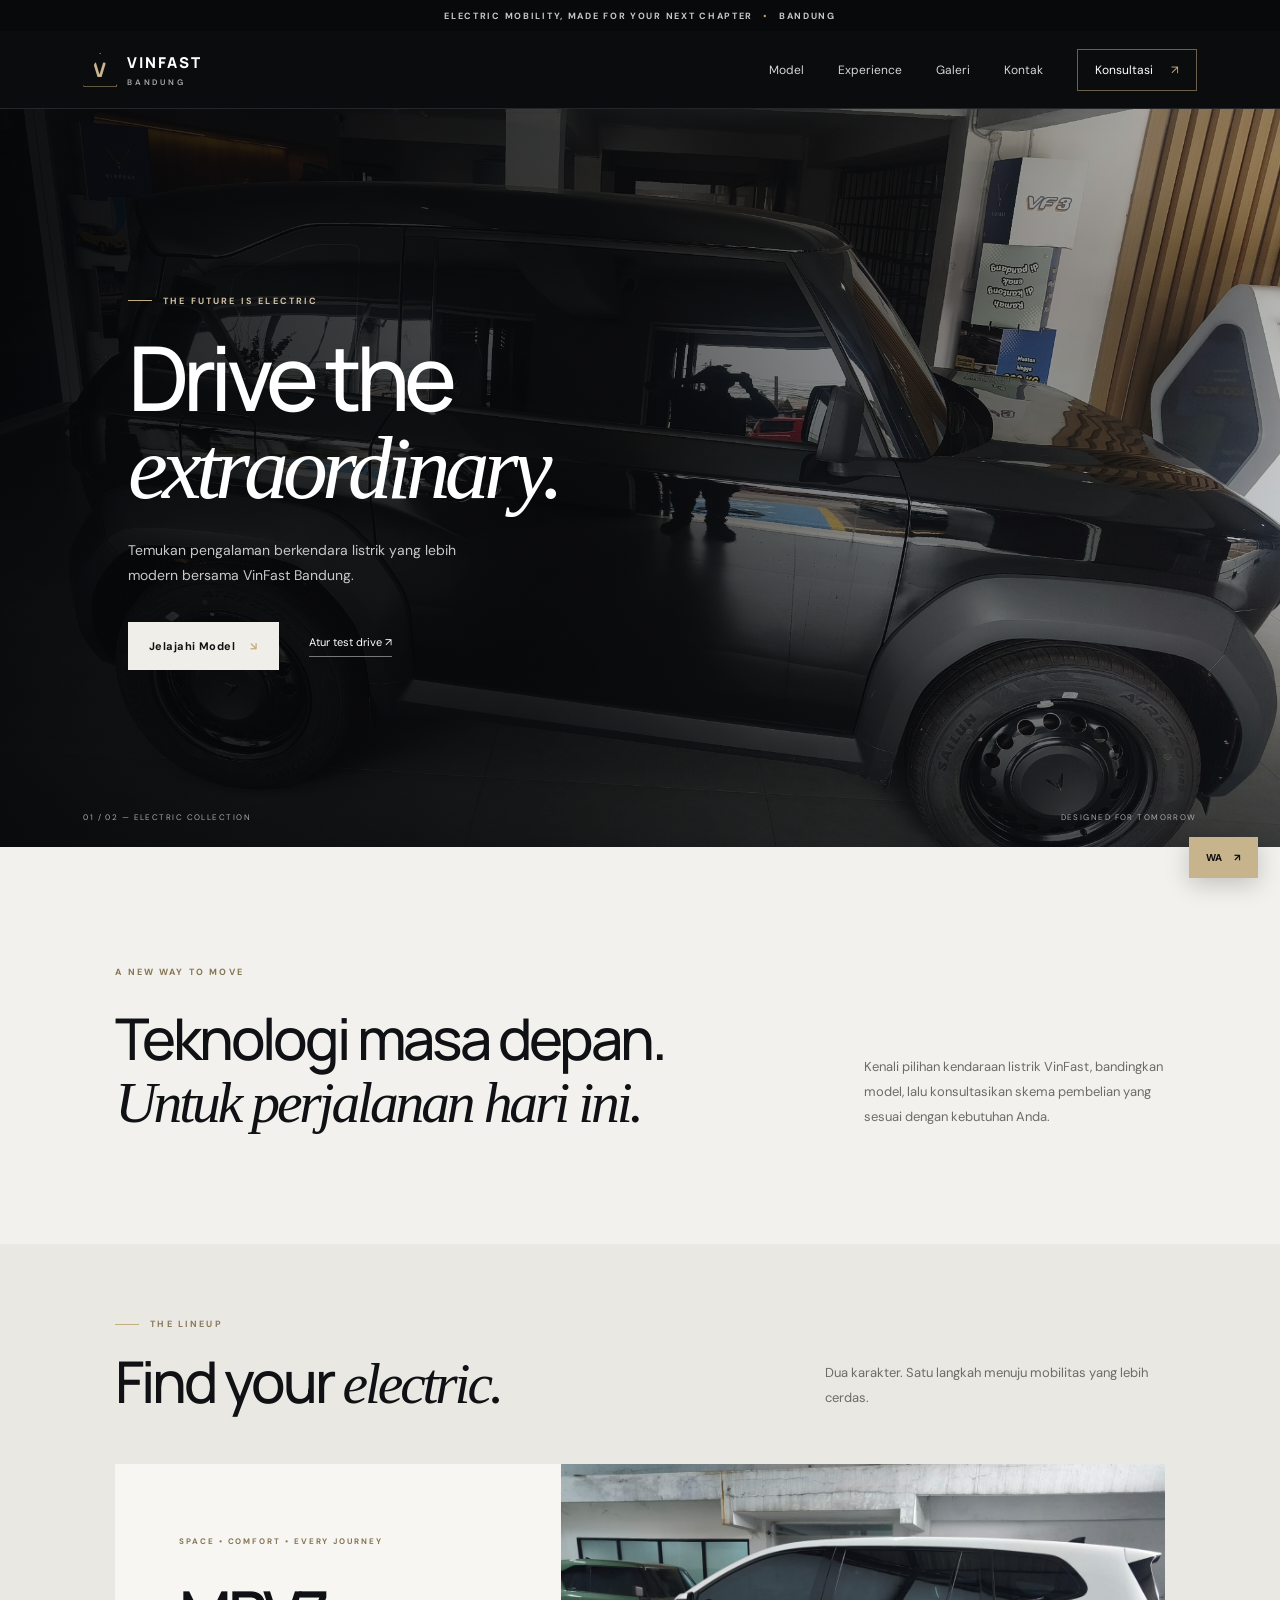
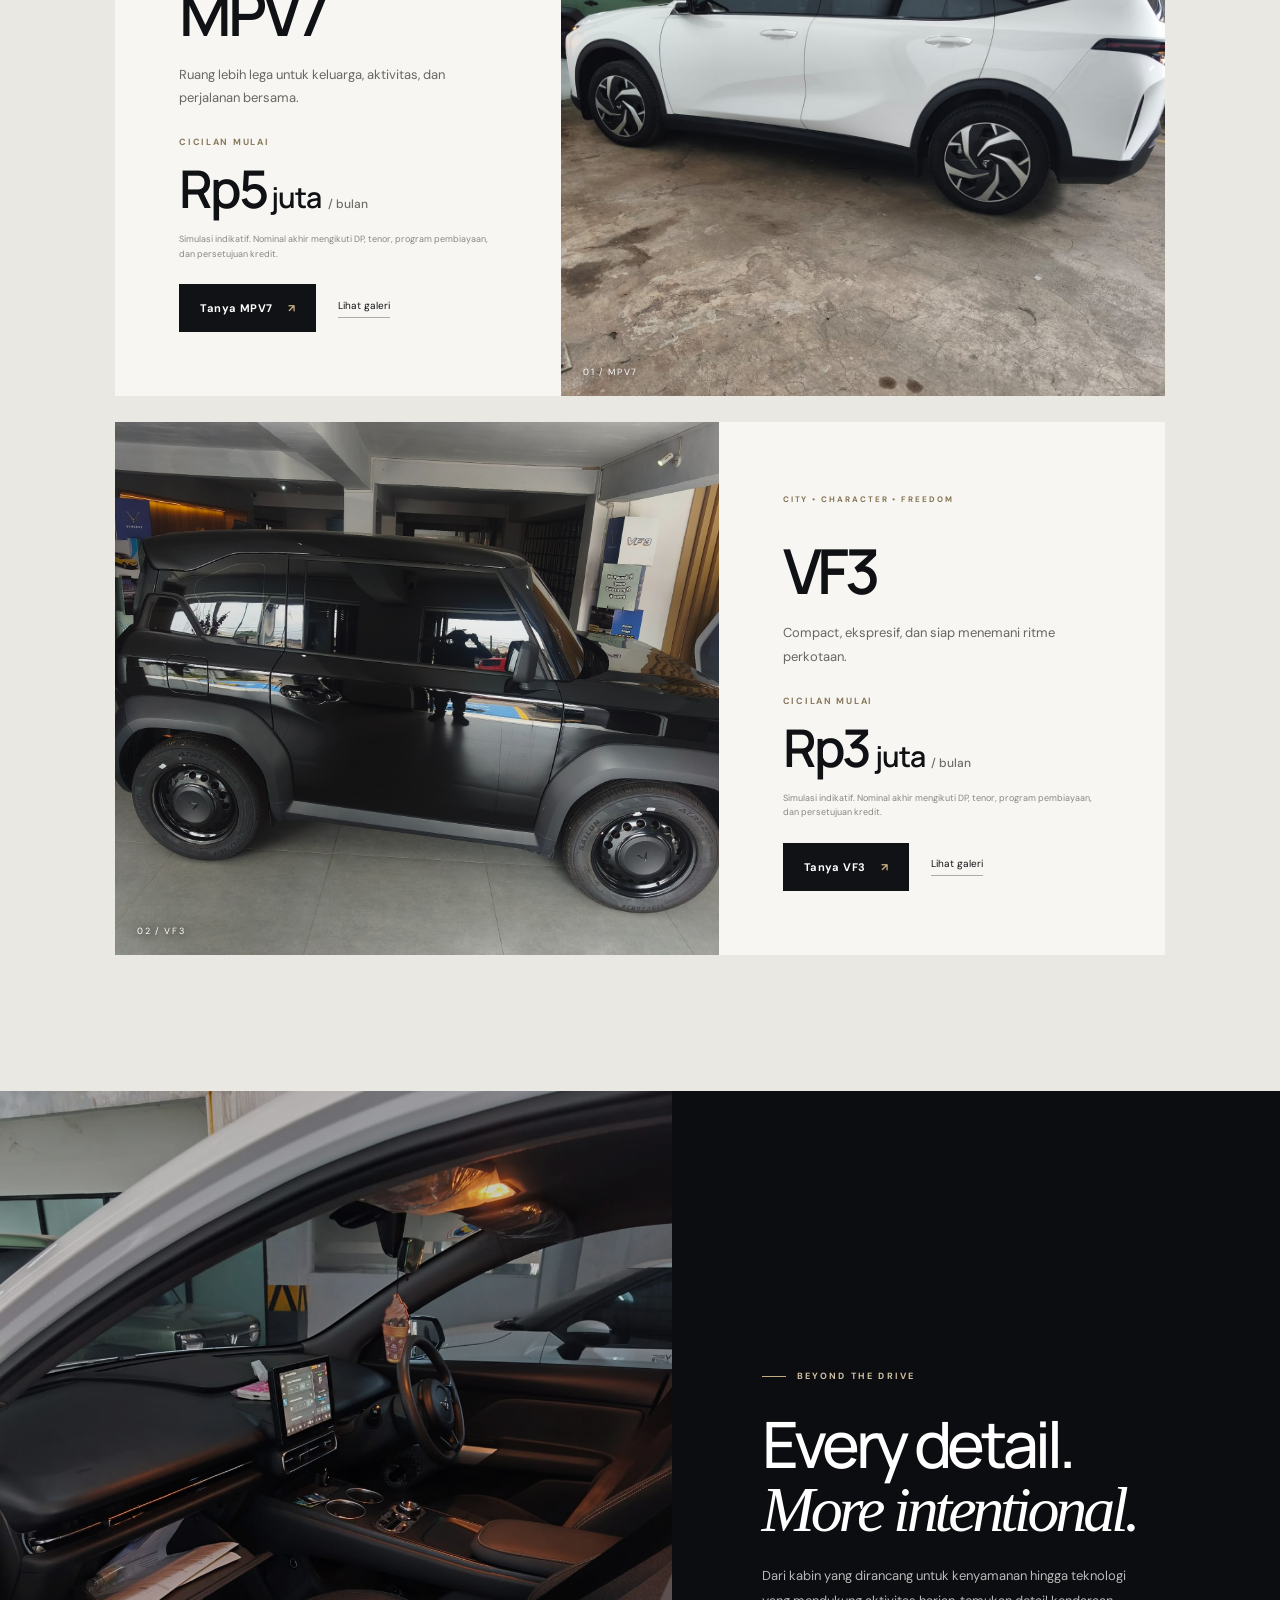
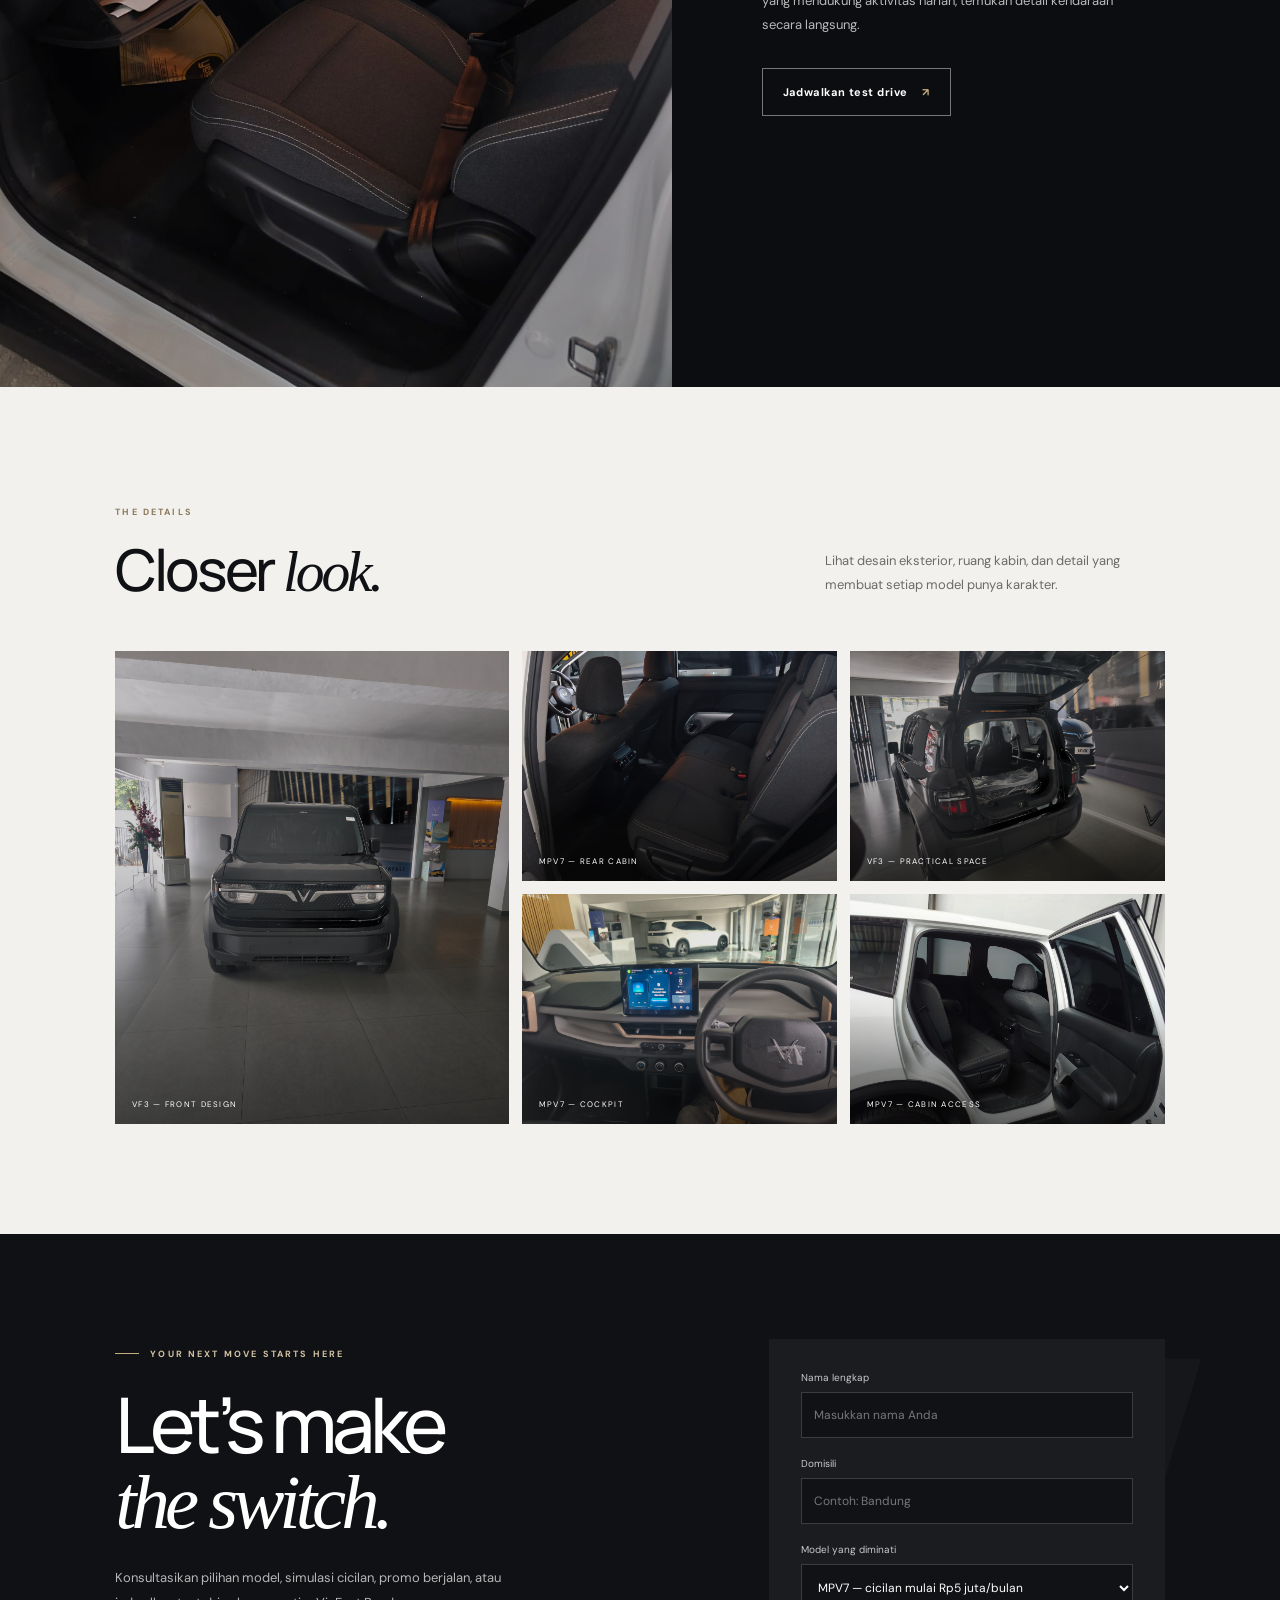
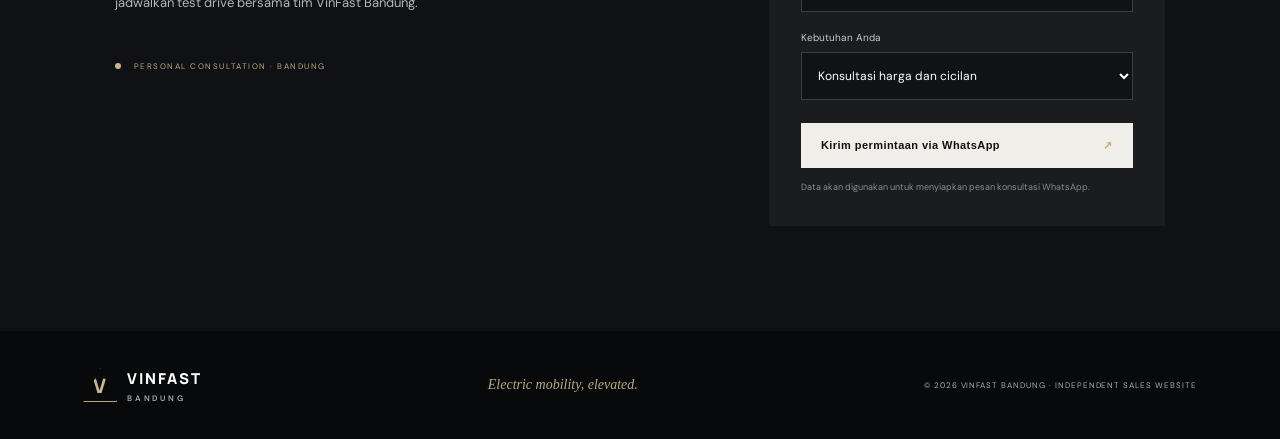
<file: index.html>
<!doctype html>
<html lang="id">
<head>
  <meta charset="utf-8">
  <meta name="viewport" content="width=device-width, initial-scale=1">
  <meta http-equiv="refresh" content="0; url=aindex.html">
  <link rel="canonical" href="aindex.html">
  <title>VinFast Bandung</title>
  <script>window.location.replace('aindex.html');</script>
</head>
<body>
  <p>Mengarahkan ke <a href="aindex.html">VinFast Bandung</a>…</p>
</body>
</html>
</file>
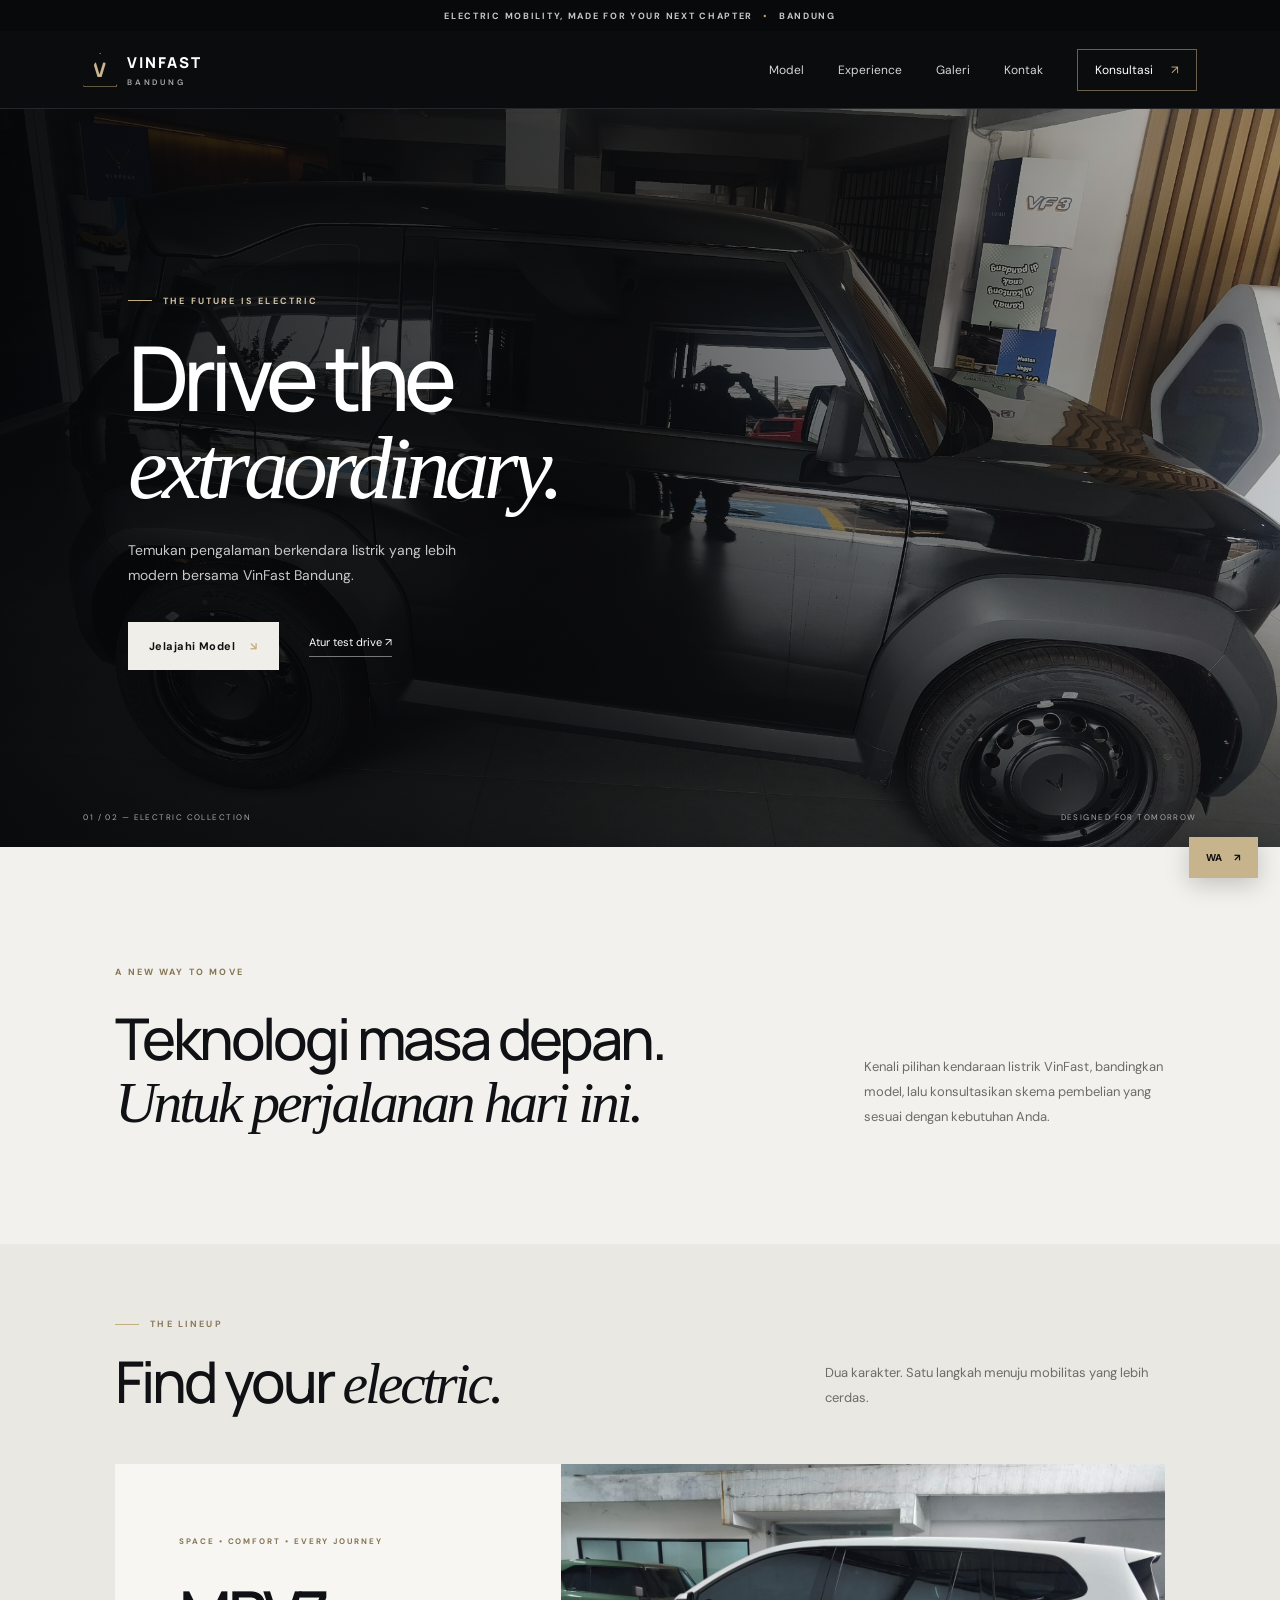
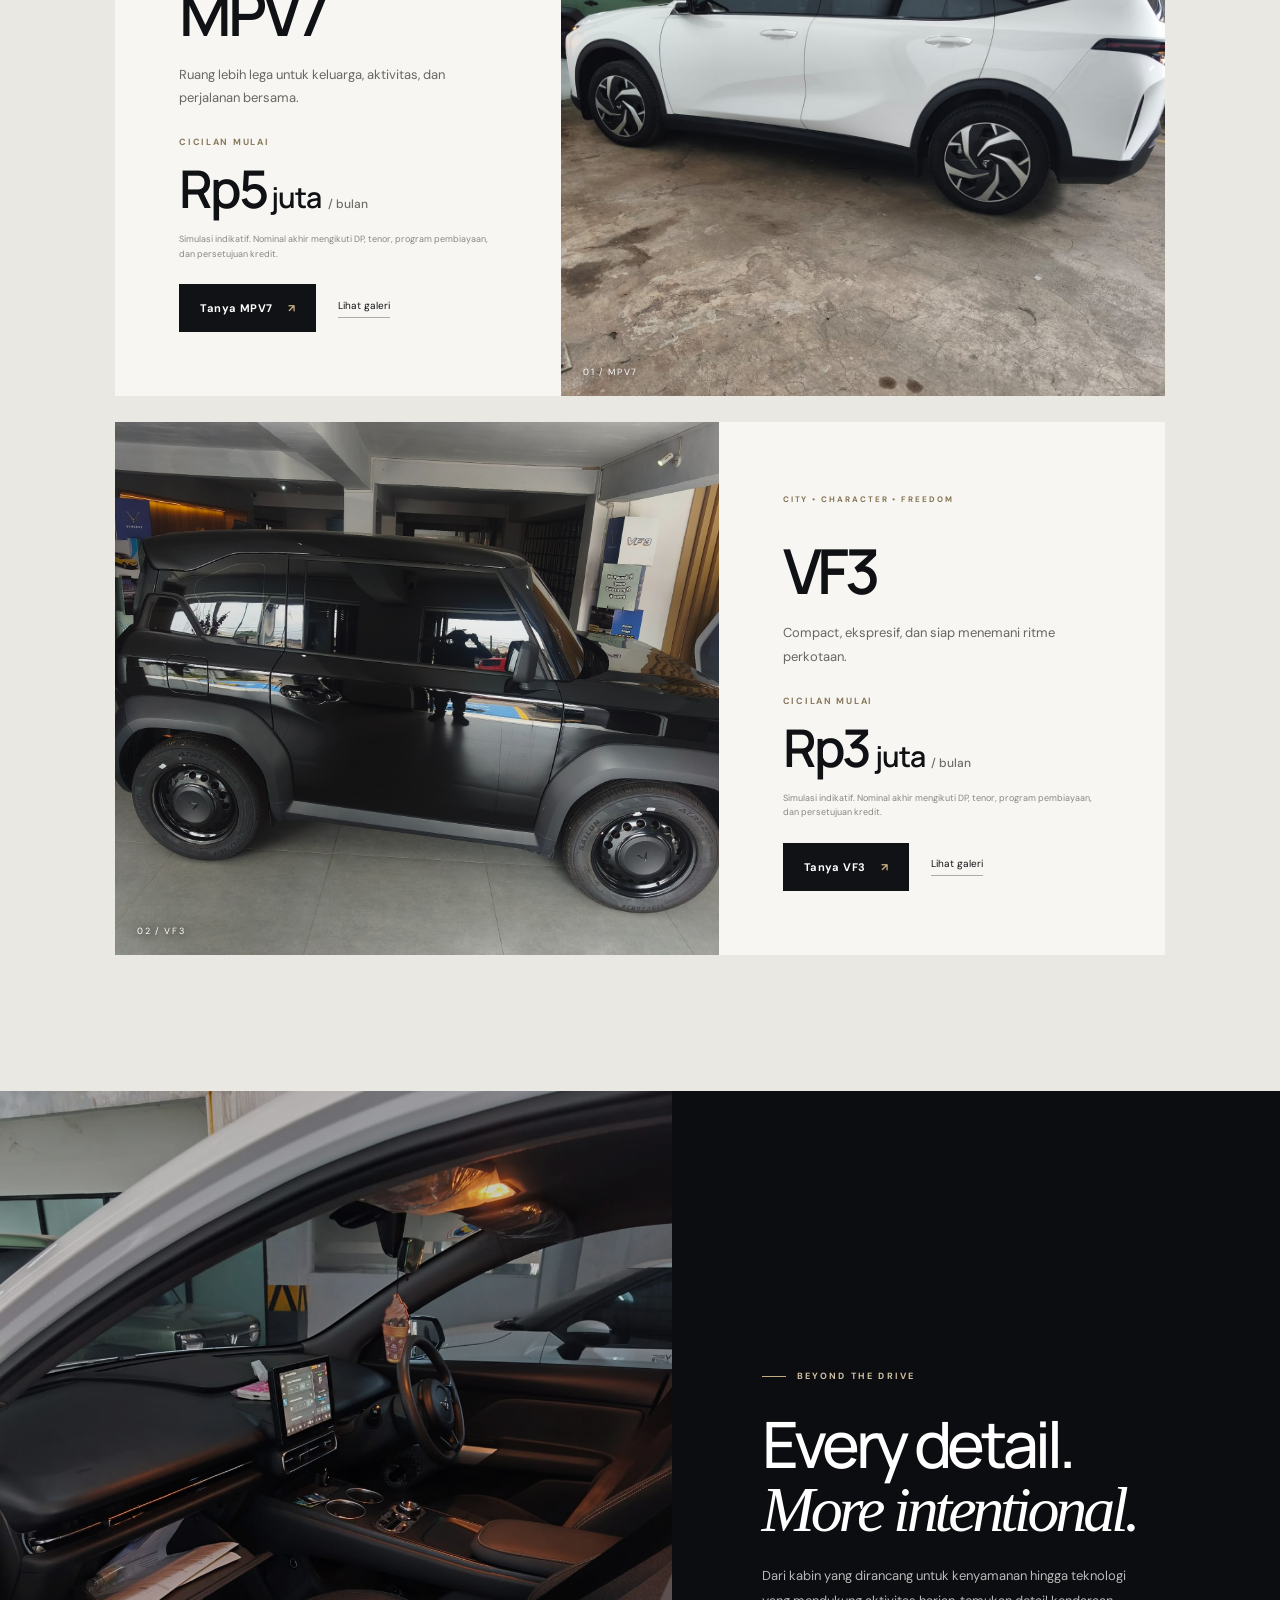
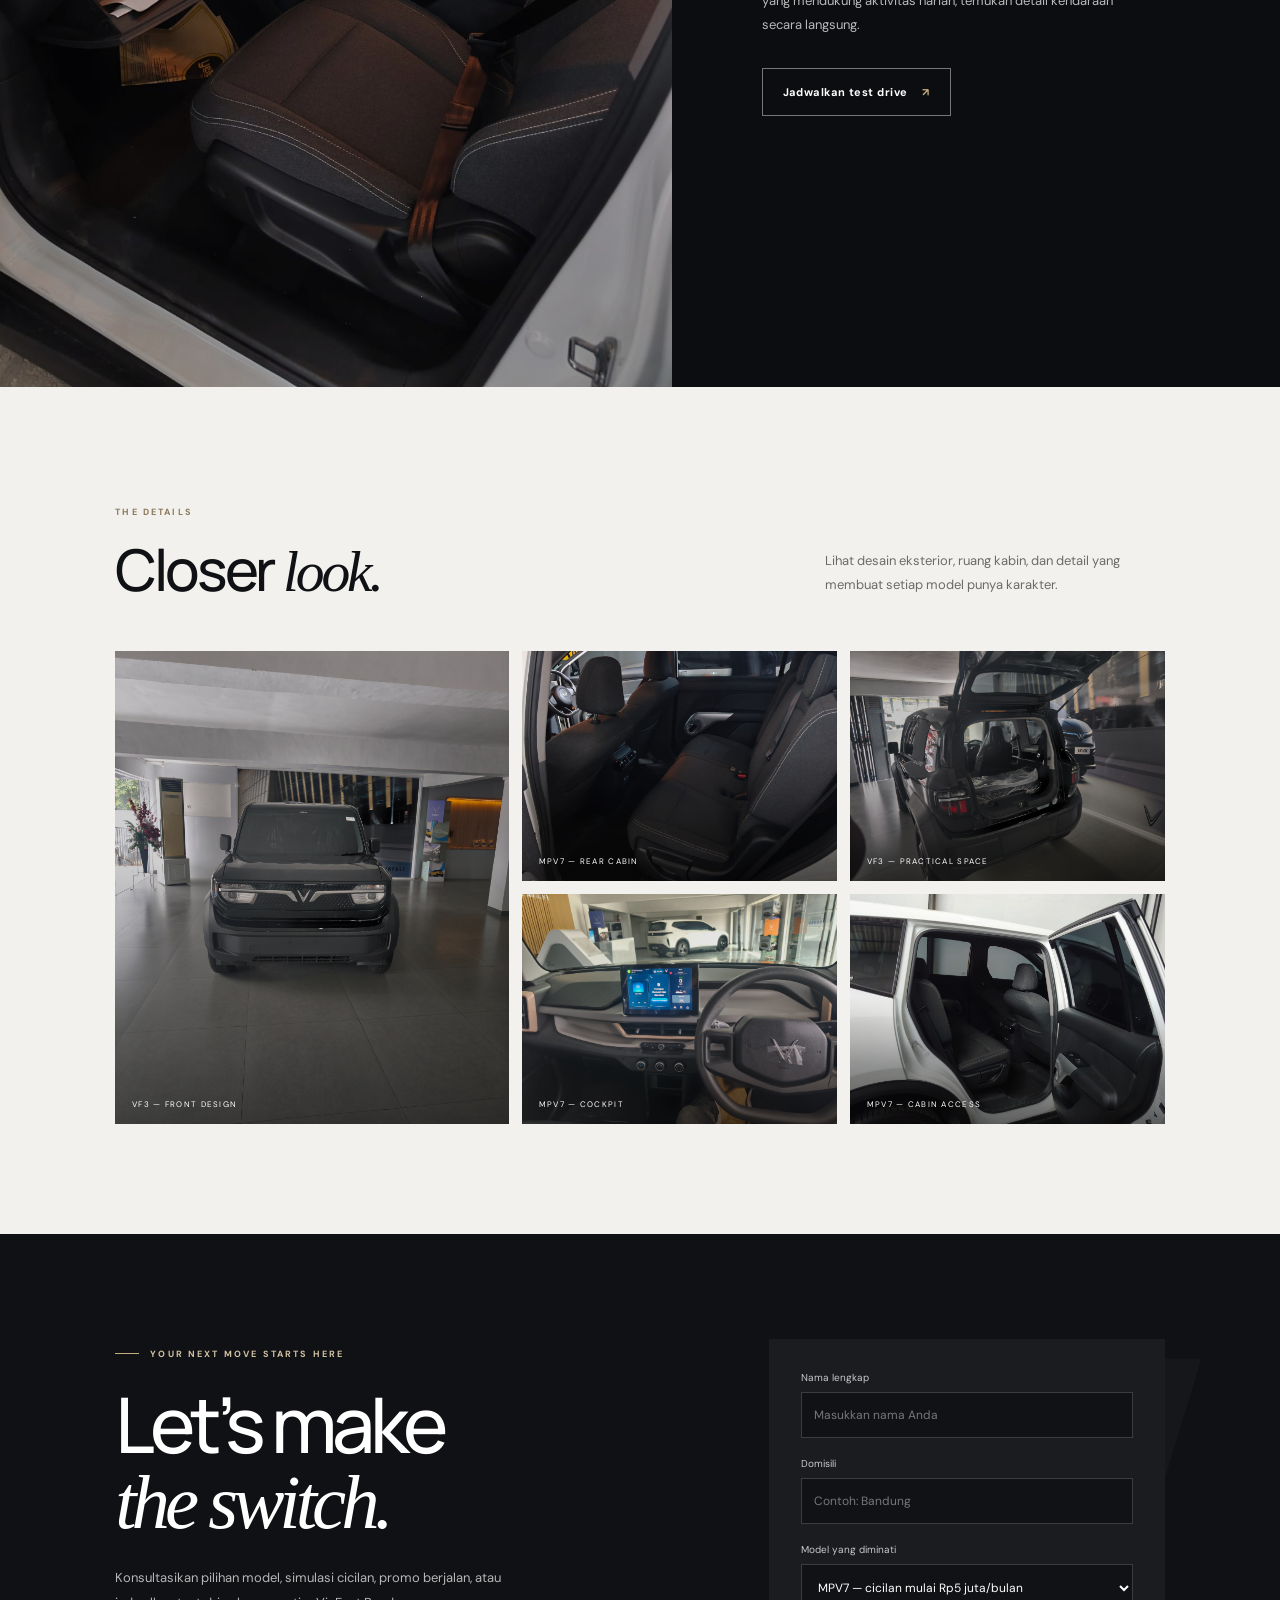
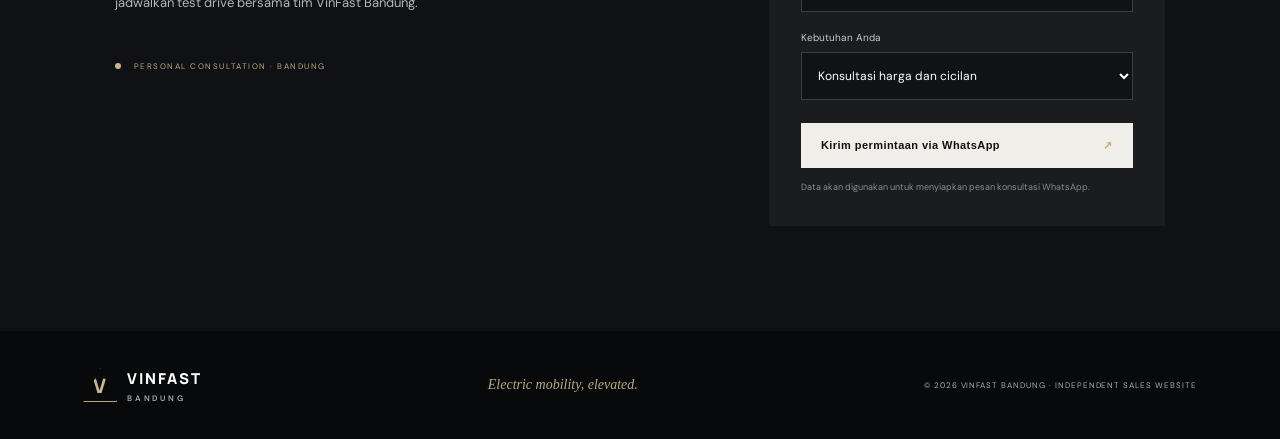
<file: aindex.html>
<!doctype html>
<html lang="id">
<head>
  <meta charset="utf-8">
  <meta name="viewport" content="width=device-width, initial-scale=1">
  <meta name="theme-color" content="#08090b">
  <meta name="description" content="Temukan mobil listrik VinFast di Bandung. Lihat MPV7 dengan cicilan mulai Rp5 juta/bulan dan VF3 mulai Rp3 juta/bulan. Konsultasi dan jadwalkan test drive.">
  <title>VinFast Bandung — Electric Mobility, Elevated</title>
  <link rel="preconnect" href="https://fonts.googleapis.com">
  <link rel="preconnect" href="https://fonts.gstatic.com" crossorigin>
  <link href="https://fonts.googleapis.com/css2?family=DM+Sans:wght@400;500;600;700&family=Manrope:wght@400;500;600;700;800&display=swap" rel="stylesheet">
  <link rel="stylesheet" href="styles.css">
</head>
<body>
  <div class="announcement">ELECTRIC MOBILITY, MADE FOR YOUR NEXT CHAPTER <span>•</span> BANDUNG</div>
  <header class="site-header" id="top">
    <a class="brand" href="#top" aria-label="VinFast Bandung beranda">
      <span class="brand-mark">V</span><span>VINFAST <small>BANDUNG</small></span>
    </a>
    <button class="menu-toggle" aria-label="Buka menu" aria-expanded="false">☰</button>
    <nav class="nav">
      <a href="#models">Model</a><a href="#experience">Experience</a><a href="#gallery">Galeri</a><a href="#contact">Kontak</a>
      <a class="nav-cta" href="#contact">Konsultasi <span>↗</span></a>
    </nav>
  </header>

  <main>
    <section class="hero">
      <div class="hero-image"></div>
      <div class="hero-shade"></div>
      <div class="hero-content reveal">
        <p class="eyebrow"><span></span> THE FUTURE IS ELECTRIC</p>
        <h1>Drive the<br><em>extraordinary.</em></h1>
        <p class="hero-copy">Temukan pengalaman berkendara listrik yang lebih modern bersama VinFast Bandung.</p>
        <div class="hero-actions">
          <a class="button button-light" href="#models">Jelajahi Model <span>↘</span></a>
          <a class="text-link" href="#contact">Atur test drive <span>↗</span></a>
        </div>
      </div>
      <div class="hero-foot"><span>01 / 02 — ELECTRIC COLLECTION</span><span>DESIGNED FOR TOMORROW</span></div>
    </section>

    <section class="intro section-pad">
      <p class="eyebrow dark-eyebrow">A NEW WAY TO MOVE</p>
      <div class="intro-grid">
        <h2>Teknologi masa depan.<br><em>Untuk perjalanan hari ini.</em></h2>
        <p>Kenali pilihan kendaraan listrik VinFast, bandingkan model, lalu konsultasikan skema pembelian yang sesuai dengan kebutuhan Anda.</p>
      </div>
    </section>

    <section class="models section-pad" id="models">
      <div class="section-heading">
        <div><p class="eyebrow"><span></span> THE LINEUP</p><h2>Find your <em>electric.</em></h2></div>
        <p>Dua karakter. Satu langkah menuju mobilitas yang lebih cerdas.</p>
      </div>
      <article class="model-card model-mpv">
        <div class="model-photo"><img src="assets/mpv7-exterior-white.jpg" alt="VinFast MPV7 putih tampak samping" loading="lazy"><span class="photo-index">01 / MPV7</span></div>
        <div class="model-info">
          <p class="eyebrow dark-eyebrow">SPACE • COMFORT • EVERY JOURNEY</p>
          <h3>MPV7</h3>
          <p class="model-desc">Ruang lebih lega untuk keluarga, aktivitas, dan perjalanan bersama.</p>
          <div class="price-label">CICILAN MULAI</div>
          <div class="price">Rp5<span> juta</span><small>/ bulan</small></div>
          <p class="disclaimer">Simulasi indikatif. Nominal akhir mengikuti DP, tenor, program pembiayaan, dan persetujuan kredit.</p>
          <div class="model-actions"><a class="button button-dark wa-link" data-model="MPV7" href="#contact">Tanya MPV7 <span>↗</span></a><a class="under-link" href="#gallery">Lihat galeri</a></div>
        </div>
      </article>
      <article class="model-card model-vf3">
        <div class="model-photo"><img src="assets/vf3-side-black.jpg" alt="VinFast VF3 hitam tampak samping" loading="lazy"><span class="photo-index">02 / VF3</span></div>
        <div class="model-info">
          <p class="eyebrow dark-eyebrow">CITY • CHARACTER • FREEDOM</p>
          <h3>VF3</h3>
          <p class="model-desc">Compact, ekspresif, dan siap menemani ritme perkotaan.</p>
          <div class="price-label">CICILAN MULAI</div>
          <div class="price">Rp3<span> juta</span><small>/ bulan</small></div>
          <p class="disclaimer">Simulasi indikatif. Nominal akhir mengikuti DP, tenor, program pembiayaan, dan persetujuan kredit.</p>
          <div class="model-actions"><a class="button button-dark wa-link" data-model="VF3" href="#contact">Tanya VF3 <span>↗</span></a><a class="under-link" href="#gallery">Lihat galeri</a></div>
        </div>
      </article>
    </section>

    <section class="experience" id="experience">
      <div class="experience-image"><img src="assets/mpv7-cockpit.jpg" alt="Interior dan dashboard kendaraan VinFast" loading="lazy"></div>
      <div class="experience-copy">
        <p class="eyebrow"><span></span> BEYOND THE DRIVE</p>
        <h2>Every detail.<br><em>More intentional.</em></h2>
        <p>Dari kabin yang dirancang untuk kenyamanan hingga teknologi yang mendukung aktivitas harian, temukan detail kendaraan secara langsung.</p>
        <a class="button button-outline" href="#contact">Jadwalkan test drive <span>↗</span></a>
      </div>
    </section>

    <section class="gallery section-pad" id="gallery">
      <div class="section-heading">
        <div><p class="eyebrow dark-eyebrow">THE DETAILS</p><h2>Closer <em>look.</em></h2></div>
        <p>Lihat desain eksterior, ruang kabin, dan detail yang membuat setiap model punya karakter.</p>
      </div>
      <div class="gallery-grid">
        <figure class="gallery-large"><img src="assets/vf3-front.jpg" alt="Tampilan depan VinFast VF3" loading="lazy"><figcaption>VF3 — FRONT DESIGN</figcaption></figure>
        <figure><img src="assets/mpv7-rear-seat.jpg" alt="Kabin baris kedua MPV7" loading="lazy"><figcaption>MPV7 — REAR CABIN</figcaption></figure>
        <figure><img src="assets/vf3-open-trunk.jpg" alt="Bagasi belakang VF3 terbuka" loading="lazy"><figcaption>VF3 — PRACTICAL SPACE</figcaption></figure>
        <figure><img src="assets/mpv7-dashboard.jpg" alt="Dashboard MPV7" loading="lazy"><figcaption>MPV7 — COCKPIT</figcaption></figure>
        <figure><img src="assets/mpv7-open-door.jpg" alt="Pintu dan akses kabin MPV7" loading="lazy"><figcaption>MPV7 — CABIN ACCESS</figcaption></figure>
      </div>
    </section>

    <section class="contact" id="contact">
      <div class="contact-inner">
        <div>
          <p class="eyebrow"><span></span> YOUR NEXT MOVE STARTS HERE</p>
          <h2>Let’s make<br><em>the switch.</em></h2>
          <p class="contact-copy">Konsultasikan pilihan model, simulasi cicilan, promo berjalan, atau jadwalkan test drive bersama tim VinFast Bandung.</p>
          <div class="contact-note"><span class="note-dot"></span> PERSONAL CONSULTATION · BANDUNG</div>
        </div>
        <form class="lead-form" id="leadForm">
          <label for="name">Nama lengkap</label><input id="name" name="name" placeholder="Masukkan nama Anda" required>
          <label for="city">Domisili</label><input id="city" name="city" placeholder="Contoh: Bandung" required>
          <label for="model">Model yang diminati</label>
          <select id="model" name="model"><option value="MPV7">MPV7 — cicilan mulai Rp5 juta/bulan</option><option value="VF3">VF3 — cicilan mulai Rp3 juta/bulan</option><option value="Keduanya">Saya ingin membandingkan keduanya</option></select>
          <label for="interest">Kebutuhan Anda</label>
          <select id="interest" name="interest"><option>Konsultasi harga dan cicilan</option><option>Jadwalkan test drive</option><option>Informasi promo dan ketersediaan unit</option></select>
          <button class="button button-light form-submit" type="submit">Kirim permintaan via WhatsApp <span>↗</span></button>
          <p class="form-hint">Data akan digunakan untuk menyiapkan pesan konsultasi WhatsApp.</p>
        </form>
      </div>
    </section>
  </main>

  <footer class="footer">
    <a class="brand footer-brand" href="#top"><span class="brand-mark">V</span><span>VINFAST <small>BANDUNG</small></span></a>
    <p>Electric mobility, elevated.</p>
    <span>© <span id="year"></span> VINFAST BANDUNG · INDEPENDENT SALES WEBSITE</span>
  </footer>
  <a class="floating-wa" id="floatingWa" href="#contact" aria-label="Konsultasi WhatsApp">WA <span>↗</span></a>
  <script src="script.js"></script>
</body>
</html>
</file>
<file: styles.css>
*{box-sizing:border-box}html{scroll-behavior:smooth}body{margin:0;background:#f2f1ed;color:#101114;font-family:"DM Sans",sans-serif}a{color:inherit;text-decoration:none}img{display:block;width:100%;height:100%;object-fit:cover}.announcement{height:31px;background:#08090b;color:#c7c7c7;display:flex;align-items:center;justify-content:center;gap:10px;font-size:9px;letter-spacing:.19em;font-weight:700}.announcement span{color:#b89b6a}.site-header{height:78px;padding:0 6.5%;display:flex;align-items:center;justify-content:space-between;background:#0b0c0e;color:#fff;position:sticky;top:0;z-index:20;border-bottom:1px solid #252629}.brand{display:flex;align-items:center;gap:10px;font:800 15px Manrope,sans-serif;letter-spacing:.12em}.brand small{display:block;font:600 8px "DM Sans";letter-spacing:.34em;color:#aaa;margin-top:4px}.brand-mark{width:34px;height:34px;border:1px solid #bba477;color:#c9b58e;display:grid;place-items:center;font:800 20px Manrope;clip-path:polygon(50% 0,100% 100%,0 100%)}.nav{display:flex;align-items:center;gap:34px;font-size:12px;color:#d4d4d4}.nav a:hover,.text-link:hover{color:#d7bc8d}.nav-cta{border:1px solid #6c604c;padding:12px 17px;color:#fff}.nav-cta span,.button span{margin-left:15px;color:#c7ad7e}.menu-toggle{display:none;background:none;border:0;color:#fff;font-size:24px}.hero{min-height:650px;height:min(82vh,850px);position:relative;background:#111;color:#fff;display:flex;align-items:center;overflow:hidden}.hero-image{position:absolute;inset:0;background-image:url("assets/vf3-side-black.jpg");background-size:cover;background-position:center 52%;transform:scale(1.02);filter:saturate(.75)}.hero-shade{position:absolute;inset:0;background:linear-gradient(90deg,rgba(5,6,8,.91) 0%,rgba(5,6,8,.68) 42%,rgba(5,6,8,.12) 100%),linear-gradient(0deg,rgba(5,6,8,.6),transparent 35%)}.hero-content{position:relative;z-index:1;margin-left:10%;max-width:590px;padding:70px 0}.eyebrow{font-size:9px;letter-spacing:.24em;font-weight:700;color:#d2c2a4;display:flex;align-items:center;gap:11px}.eyebrow span{display:inline-block;width:24px;height:1px;background:#c5ad82}.hero h1,.experience h2,.contact h2{font:500 clamp(52px,7vw,92px)/.98 Manrope,sans-serif;letter-spacing:-.065em;margin:26px 0}.hero h1 em,.intro h2 em,.section-heading h2 em,.experience h2 em,.contact h2 em{font-family:Georgia,serif;font-weight:400}.hero-copy{max-width:360px;color:#c8c8c8;line-height:1.8;font-size:14px}.hero-actions{display:flex;align-items:center;gap:30px;margin-top:34px}.button{display:inline-flex;align-items:center;justify-content:space-between;padding:16px 20px;font-size:11px;font-weight:700;letter-spacing:.04em;transition:.25s;border:1px solid transparent}.button-light{background:#f0eee8;color:#111}.button-light:hover{background:#d2c2a4}.text-link{font-size:11px;color:#fff;border-bottom:1px solid #777;padding-bottom:7px}.hero-foot{position:absolute;bottom:25px;left:6.5%;right:6.5%;display:flex;justify-content:space-between;color:#aaa;font-size:8px;letter-spacing:.18em}.section-pad{padding:110px 9%}.intro{background:#f2f1ed}.dark-eyebrow{color:#867454}.intro-grid{display:grid;grid-template-columns:1.5fr .7fr;gap:10%;align-items:end}.intro h2,.section-heading h2{font:500 clamp(35px,4.5vw,58px)/1.08 Manrope,sans-serif;letter-spacing:-.055em;margin:20px 0 0}.intro-grid>p,.section-heading>p{font-size:13px;line-height:1.9;color:#6c6b68;max-width:340px;margin:0 0 5px}.models{background:#e9e8e3;padding-top:65px}.section-heading{display:flex;justify-content:space-between;align-items:end;margin-bottom:48px}.section-heading .eyebrow{color:#8a795b}.model-card{display:grid;grid-template-columns:1.15fr .85fr;background:#f7f6f2;margin:0 0 26px;min-height:440px}.model-card:nth-of-type(odd){grid-template-columns:.85fr 1.15fr}.model-card:nth-of-type(odd) .model-photo{order:2}.model-photo{position:relative;min-height:430px;overflow:hidden;background:#ccc}.model-photo img{transition:transform .7s}.model-card:hover .model-photo img{transform:scale(1.035)}.photo-index{position:absolute;bottom:18px;left:22px;color:white;font-size:9px;letter-spacing:.18em;text-shadow:0 1px 8px #000}.model-info{padding:clamp(32px,5vw,70px);display:flex;flex-direction:column;justify-content:center}.model-info .eyebrow{font-size:8px}.model-info h3{font:600 clamp(42px,5vw,62px) Manrope;margin:16px 0 8px;letter-spacing:-.07em}.model-desc{font-size:13px;line-height:1.8;color:#686762;max-width:330px;margin:0 0 27px}.price-label{font-size:9px;letter-spacing:.19em;color:#88785c;font-weight:700}.price{font:600 clamp(35px,4.5vw,52px) Manrope;letter-spacing:-.06em;margin:5px 0 0}.price span{font-size:.55em;letter-spacing:-.03em}.price small{font:500 12px "DM Sans";letter-spacing:0;color:#6f6d67;margin-left:6px}.disclaimer{font-size:9px;line-height:1.6;color:#898780;max-width:330px;margin:8px 0 23px}.model-actions{display:flex;align-items:center;gap:22px}.button-dark{background:#111216;color:#fff}.button-dark:hover{background:#35363a}.under-link{font-size:10px;border-bottom:1px solid #aaa;padding-bottom:5px}.experience{background:#0c0d10;color:#fff;display:grid;grid-template-columns:1.05fr .95fr;min-height:570px}.experience-image{min-height:570px}.experience-image img{filter:brightness(.8)}.experience-copy{padding:80px clamp(35px,7vw,110px);display:flex;flex-direction:column;align-items:flex-start;justify-content:center}.experience h2{font-size:clamp(45px,5vw,68px);margin:22px 0}.experience-copy>p:not(.eyebrow){color:#b9b9b9;line-height:1.9;font-size:13px;max-width:380px;margin:0 0 30px}.button-outline{border-color:#777;color:#fff}.button-outline:hover{background:#fff;color:#111}.gallery{background:#f2f1ed}.gallery-grid{display:grid;grid-template-columns:1.25fr 1fr 1fr;grid-template-rows:230px 230px;gap:13px}.gallery-grid figure{margin:0;position:relative;overflow:hidden;background:#ddd}.gallery-grid figure:after{content:"";position:absolute;inset:45% 0 0;background:linear-gradient(transparent,rgba(0,0,0,.6))}.gallery-grid img{transition:transform .5s}.gallery-grid figure:hover img{transform:scale(1.04)}.gallery-grid figcaption{position:absolute;bottom:15px;left:17px;color:white;z-index:1;font-size:8px;letter-spacing:.16em}.gallery-large{grid-row:span 2}.contact{background:#101114;color:#fff;padding:105px 9%;position:relative}.contact:before{content:"V";position:absolute;right:6%;top:0;font:800 360px Manrope;color:rgba(255,255,255,.025);pointer-events:none}.contact-inner{display:grid;grid-template-columns:1fr .75fr;gap:12%;max-width:1120px;margin:auto;position:relative}.contact h2{font-size:clamp(55px,6vw,78px)}.contact-copy{color:#b6b6b6;font-size:13px;line-height:1.9;max-width:390px}.contact-note{margin-top:45px;color:#bba77e;font-size:8px;letter-spacing:.19em}.note-dot{display:inline-block;width:6px;height:6px;border-radius:50%;background:#c8b58d;margin-right:9px}.lead-form{background:#1b1c20;padding:32px;display:flex;flex-direction:column}.lead-form label{font-size:10px;color:#c9c9c9;margin:0 0 8px}.lead-form input,.lead-form select{background:#111216;border:1px solid #3b3c40;color:#fff;padding:14px 12px;margin-bottom:19px;font:12px "DM Sans";border-radius:0;outline:none}.lead-form input:focus,.lead-form select:focus{border-color:#c0a779}.lead-form input::placeholder{color:#777}.form-submit{width:100%;border:0;cursor:pointer;margin-top:4px}.form-hint{font-size:9px;color:#8c8c8c;line-height:1.6;margin:12px 0 0}.footer{background:#08090b;color:#aaa;padding:32px 6.5%;display:flex;align-items:center;justify-content:space-between}.footer-brand{color:#fff}.footer>p{font:italic 14px Georgia;color:#b9a783}.footer>span{font-size:8px;letter-spacing:.12em}.floating-wa{position:fixed;right:22px;bottom:22px;z-index:18;background:#c8b48c;color:#111;padding:14px 17px;font-size:10px;font-weight:800;box-shadow:0 6px 25px #0003}.floating-wa span{margin-left:10px}.reveal{animation:rise .9s ease both}@keyframes rise{from{opacity:0;transform:translateY(22px)}to{opacity:1;transform:translateY(0)}}@media(max-width:800px){.site-header{height:68px;padding:0 5%}.menu-toggle{display:block}.nav{display:none;position:absolute;top:68px;left:0;right:0;background:#0b0c0e;padding:22px 6%;flex-direction:column;align-items:stretch;gap:22px;border-top:1px solid #333}.nav.open{display:flex}.nav-cta{text-align:center}.hero{height:690px;min-height:600px}.hero-image{background-position:58% center}.hero-content{margin:0 7%;padding:60px 0}.hero-foot span:last-child{display:none}.section-pad{padding:75px 6%}.intro-grid,.contact-inner{grid-template-columns:1fr;gap:28px}.intro-grid>p{max-width:480px}.section-heading{align-items:flex-start;flex-direction:column;gap:20px}.model-card,.model-card:nth-of-type(odd){grid-template-columns:1fr}.model-card:nth-of-type(odd) .model-photo{order:0}.model-photo{min-height:300px;height:55vw}.model-info{padding:35px 7% 40px}.experience{grid-template-columns:1fr}.experience-image{min-height:320px;height:60vw}.experience-copy{padding:65px 7%}.gallery-grid{grid-template-columns:1fr 1fr;grid-template-rows:210px 180px 180px}.gallery-large{grid-row:span 2}.contact{padding:75px 6%}.contact-inner{gap:45px}.footer{padding:28px 6%;gap:15px;flex-wrap:wrap}.footer>p{display:none}.footer>span{width:100%}}@media(max-width:480px){.announcement{font-size:7px;letter-spacing:.13em}.hero h1{font-size:56px}.hero-copy{font-size:12px}.hero-actions{gap:18px}.button{padding:14px 15px;font-size:10px}.gallery-grid{grid-template-rows:170px 145px 145px;gap:8px}.gallery-grid figcaption{font-size:7px;left:9px;bottom:10px}.lead-form{padding:23px}.footer-brand{font-size:12px}}
</file>
